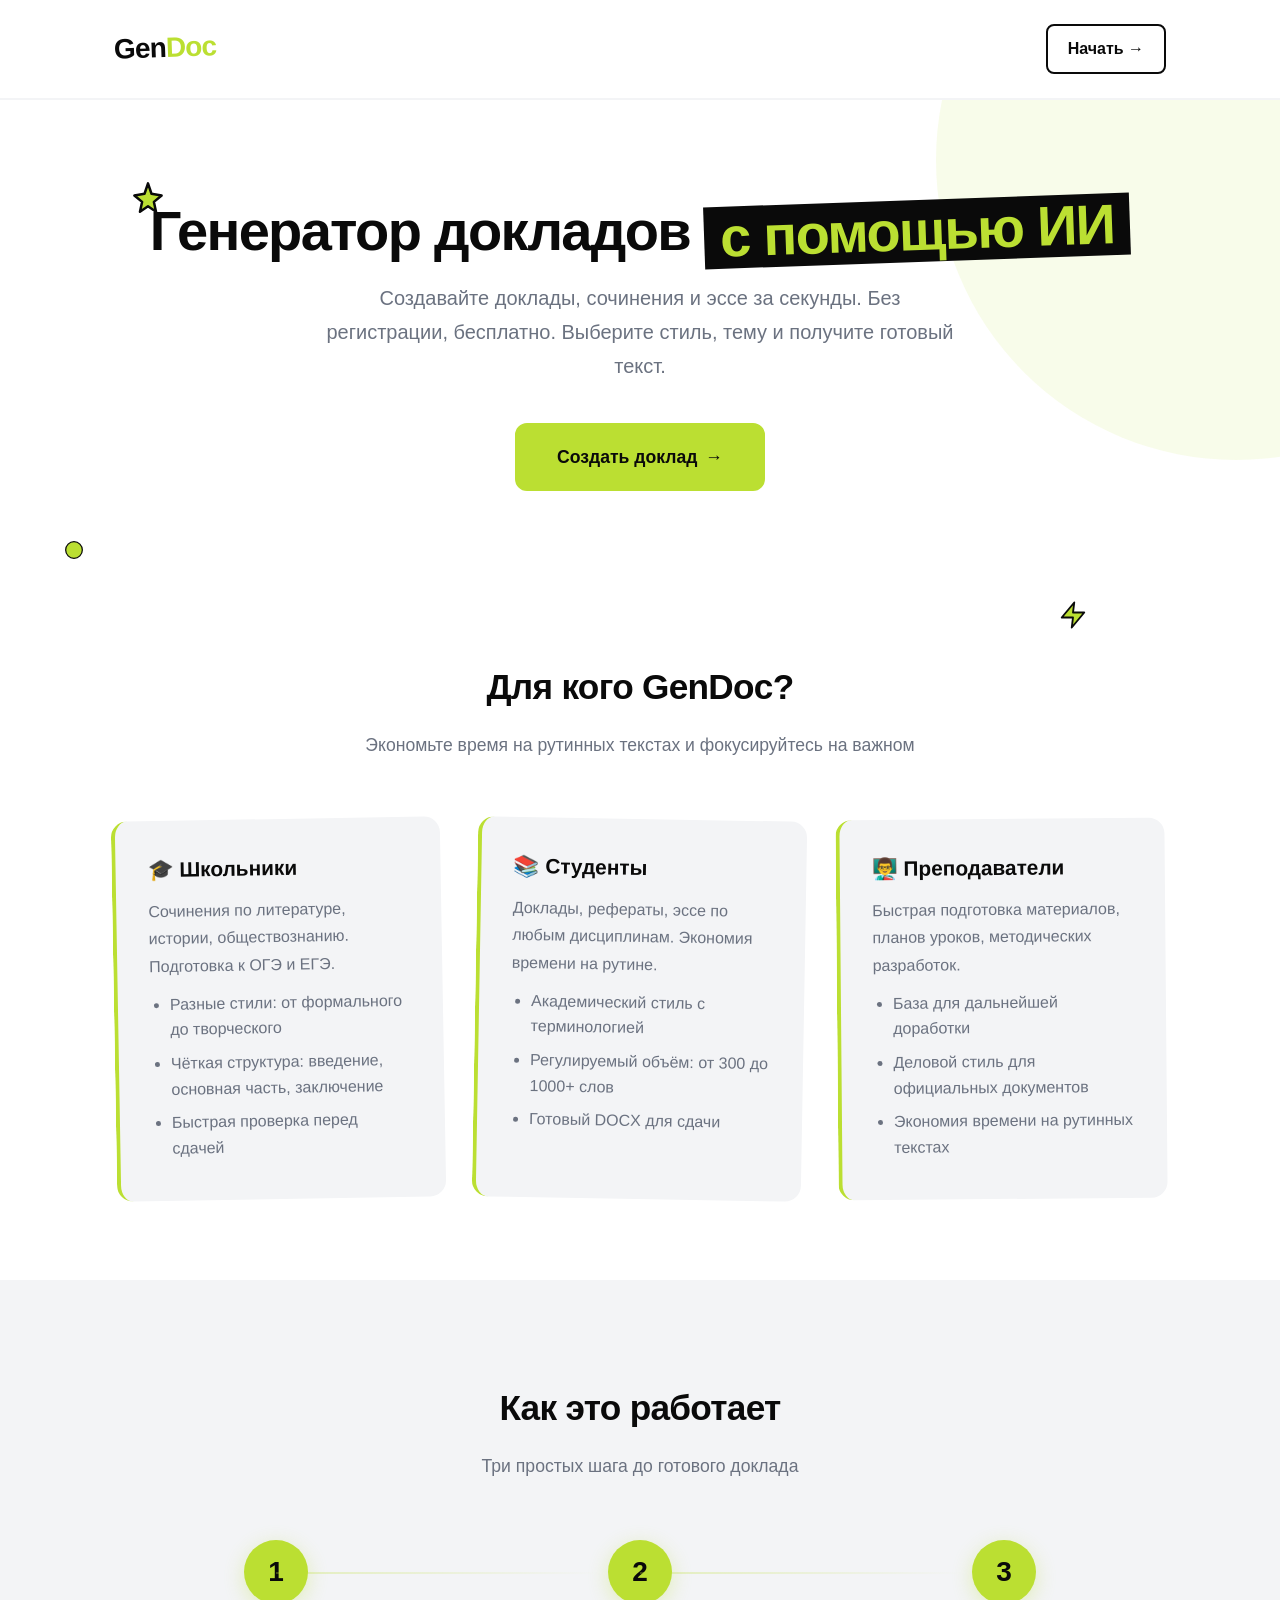
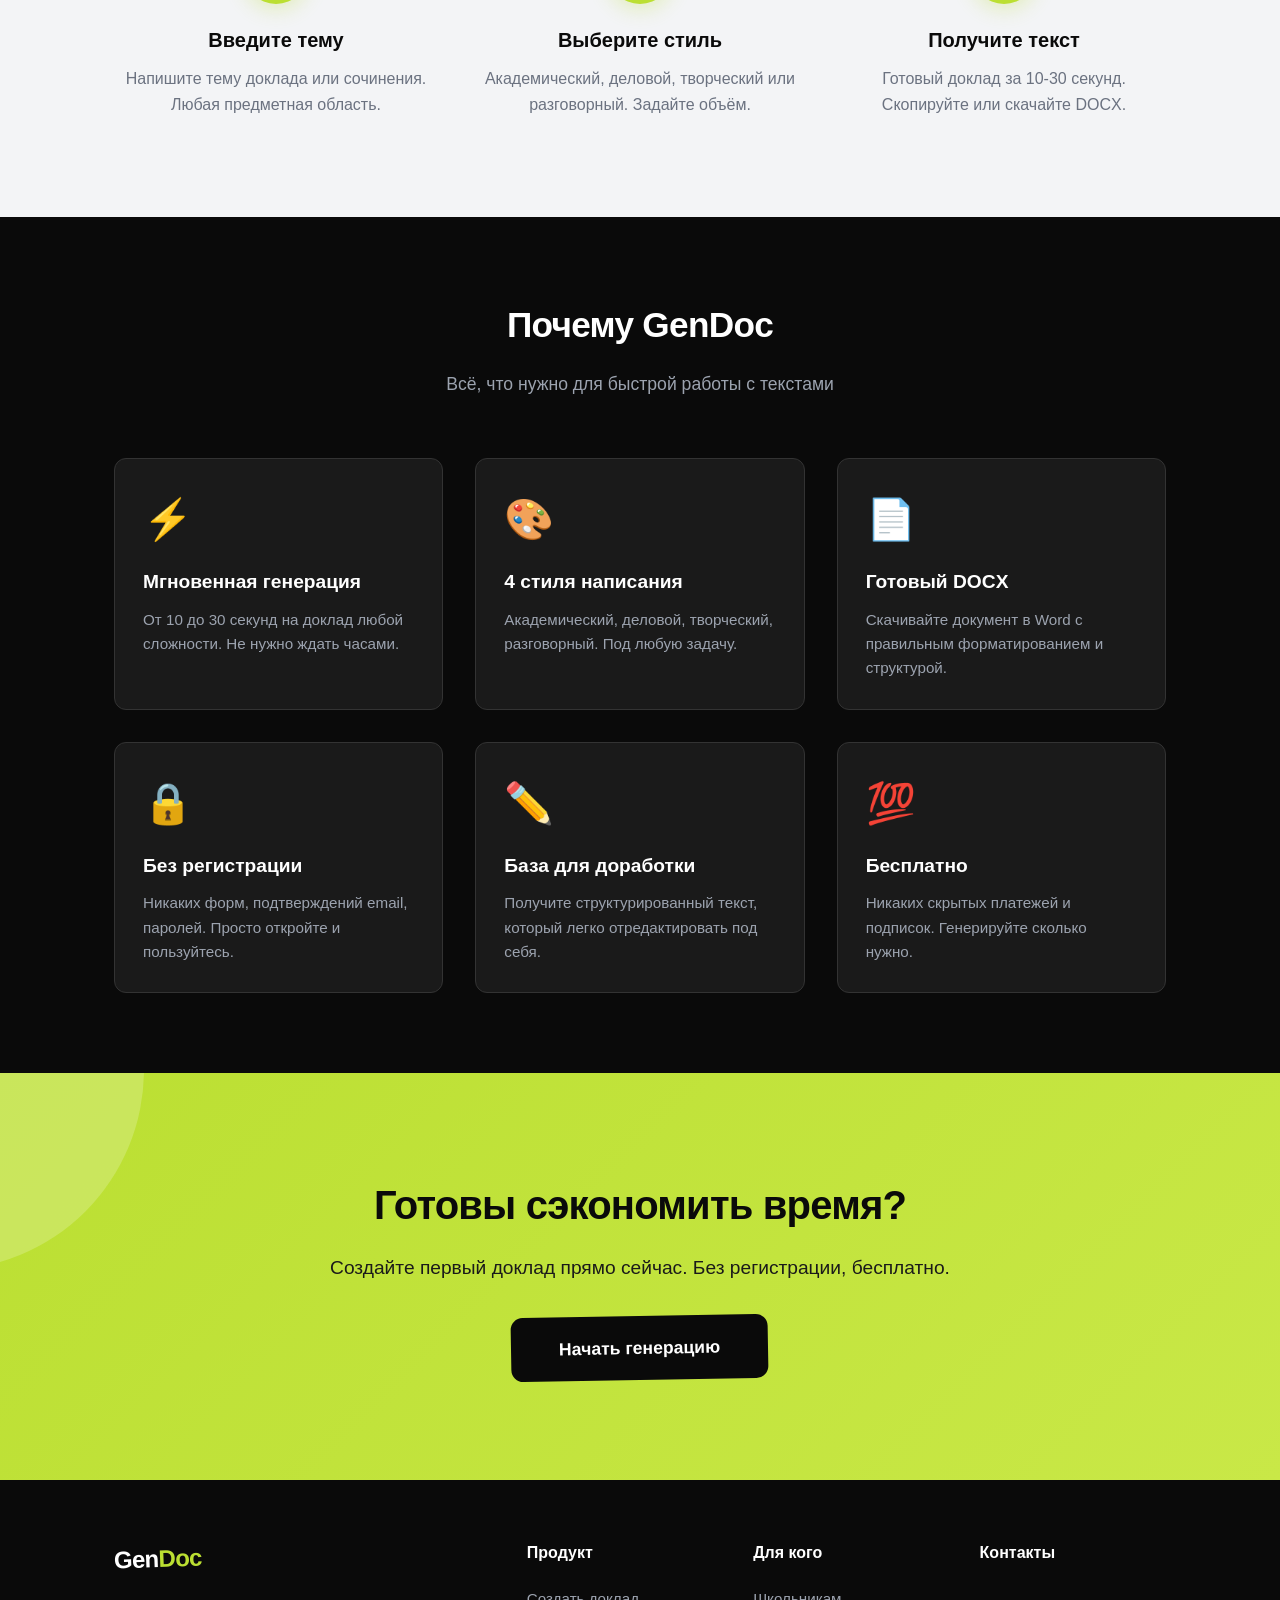
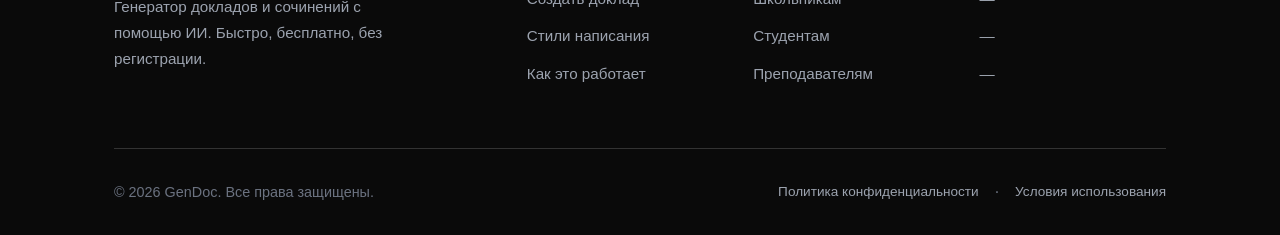
<file: index.html>
<!DOCTYPE html>
<html lang="ru">
<head>
  <meta charset="UTF-8">
  <meta name="viewport" content="width=device-width, initial-scale=1.0">
  <title>GenDoc — Генератор докладов и сочинений</title>
  <meta name="description" content="Создавайте доклады, сочинения и эссе за секунды с помощью ИИ. Без регистрации, бесплатно.">
  <style>
    :root {
      --primary: #bbdf32;
      --primary-dark: #a5c42a;
      --black: #0a0a0a;
      --dark: #1a1a1a;
      --gray: #6b7280;
      --light-gray: #f3f4f6;
      --white: #ffffff;
    }
    * { margin: 0; padding: 0; box-sizing: border-box; }
    html { scroll-behavior: smooth; }
    body {
      font-family: -apple-system, BlinkMacSystemFont, 'Segoe UI', Roboto, 'Helvetica Neue', Arial, sans-serif;
      background: var(--white);
      color: var(--black);
      line-height: 1.6;
      overflow-x: hidden;
    }
    .container { max-width: 1100px; margin: 0 auto; padding: 0 24px; }
    
    /* Animations */
    @keyframes fadeInUp {
      from { opacity: 0; transform: translateY(30px); }
      to { opacity: 1; transform: translateY(0); }
    }
    @keyframes slideInLeft {
      from { opacity: 0; transform: translateX(-50px); }
      to { opacity: 1; transform: translateX(0); }
    }
    @keyframes slideInRight {
      from { opacity: 0; transform: translateX(50px); }
      to { opacity: 1; transform: translateX(0); }
    }
    @keyframes pulse {
      0%, 100% { transform: scale(1); }
      50% { transform: scale(1.05); }
    }
    @keyframes float {
      0%, 100% { transform: translateY(0px) rotate(-2deg); }
      50% { transform: translateY(-10px) rotate(2deg); }
    }
    @keyframes spinSlow {
      from { transform: rotate(0deg); }
      to { transform: rotate(360deg); }
    }
    
    .animate-on-scroll {
      opacity: 0;
      transform: translateY(30px);
      transition: all 0.6s ease-out;
    }
    .animate-on-scroll.visible {
      opacity: 1;
      transform: translateY(0);
    }
    
    /* Header */
    header { 
      padding: 24px 0; 
      border-bottom: 2px solid var(--light-gray);
      position: sticky;
      top: 0;
      background: rgba(255,255,255,0.95);
      backdrop-filter: blur(10px);
      z-index: 100;
      animation: fadeInUp 0.6s ease-out;
    }
    .header-content {
      display: flex;
      justify-content: space-between;
      align-items: center;
    }
    .logo { 
      font-size: 1.75rem; 
      font-weight: 800; 
      color: var(--black);
      letter-spacing: -0.03em;
      transform: rotate(-2deg);
      display: inline-block;
      transition: transform 0.3s ease;
    }
    .logo:hover {
      transform: rotate(0deg) scale(1.05);
    }
    .logo span { 
      color: var(--primary);
      display: inline-block;
      animation: float 3s ease-in-out infinite;
    }
    .start-link {
      color: var(--black);
      text-decoration: none;
      font-weight: 600;
      padding: 10px 20px;
      border: 2px solid var(--black);
      border-radius: 8px;
      transition: all 0.3s ease;
      position: relative;
      overflow: hidden;
    }
    .start-link::before {
      content: '';
      position: absolute;
      top: 0;
      left: -100%;
      width: 100%;
      height: 100%;
      background: var(--primary);
      transition: left 0.3s ease;
      z-index: -1;
    }
    .start-link:hover::before {
      left: 0;
    }
    .start-link:hover {
      border-color: var(--primary);
      transform: translateY(-2px) rotate(1deg);
    }
    
    /* Hero */
    .hero {
      padding: 100px 0 80px;
      text-align: center;
      position: relative;
      overflow: hidden;
    }
    .hero::before {
      content: '';
      position: absolute;
      top: -50%;
      right: -20%;
      width: 600px;
      height: 600px;
      background: var(--primary);
      opacity: 0.1;
      border-radius: 50%;
      animation: float 6s ease-in-out infinite;
    }
    .hero h1 {
      font-size: clamp(2.2rem, 6vw, 3.5rem);
      font-weight: 800;
      line-height: 1.1;
      margin-bottom: 20px;
      letter-spacing: -0.03em;
      animation: fadeInUp 0.8s ease-out;
    }
    .hero h1 span {
      display: inline-block;
      color: var(--primary);
      background: var(--black);
      padding: 0 16px;
      transform: rotate(-2deg);
      animation: float 4s ease-in-out infinite;
    }
    .hero p {
      font-size: 1.25rem;
      color: var(--gray);
      max-width: 640px;
      margin: 0 auto 40px;
      line-height: 1.7;
      animation: fadeInUp 0.8s ease-out 0.2s both;
    }
    .btn-primary {
      display: inline-block;
      background: var(--primary);
      color: var(--black);
      padding: 18px 40px;
      border-radius: 12px;
      text-decoration: none;
      font-weight: 700;
      font-size: 1.1rem;
      transition: all 0.3s ease;
      border: 2px solid var(--primary);
      position: relative;
      overflow: hidden;
      animation: fadeInUp 0.8s ease-out 0.4s both;
    }
    .btn-primary::after {
      content: '→';
      margin-left: 8px;
      transition: transform 0.3s ease;
      display: inline-block;
    }
    .btn-primary:hover::after {
      transform: translateX(5px);
    }
    .btn-primary:hover {
      background: var(--primary-dark);
      transform: translateY(-3px) rotate(-1deg);
      box-shadow: 0 12px 30px rgba(187, 223, 50, 0.4);
    }
    
    /* SVG Decorations */
    .svg-decoration {
      position: absolute;
      pointer-events: none;
    }
    .svg-star {
      top: 20%;
      left: 10%;
      width: 40px;
      height: 40px;
      animation: spinSlow 20s linear infinite;
    }
    .svg-bolt {
      bottom: 30%;
      right: 15%;
      width: 30px;
      height: 30px;
      animation: float 3s ease-in-out infinite;
    }
    .svg-circle {
      top: 60%;
      left: 5%;
      width: 20px;
      height: 20px;
      animation: pulse 2s ease-in-out infinite;
    }
    
    /* About Section */
    .about {
      padding: 80px 0;
      background: var(--white);
    }
    .section-title {
      font-size: 2.2rem;
      font-weight: 700;
      text-align: center;
      margin-bottom: 16px;
      letter-spacing: -0.02em;
    }
    .section-subtitle {
      text-align: center;
      color: var(--gray);
      font-size: 1.1rem;
      max-width: 600px;
      margin: 0 auto 60px;
    }
    .about-grid {
      display: grid;
      grid-template-columns: repeat(auto-fit, minmax(300px, 1fr));
      gap: 32px;
    }
    .about-card {
      background: var(--light-gray);
      padding: 32px;
      border-radius: 16px;
      border-left: 4px solid var(--primary);
      transition: all 0.3s ease;
      position: relative;
    }
    .about-card:nth-child(1) { transform: rotate(-1deg); }
    .about-card:nth-child(2) { transform: rotate(1deg); }
    .about-card:nth-child(3) { transform: rotate(-0.5deg); }
    .about-card:hover {
      transform: rotate(0deg) translateY(-8px);
      box-shadow: 0 15px 40px rgba(0,0,0,0.1);
    }
    .about-card h3 {
      font-size: 1.3rem;
      margin-bottom: 12px;
      font-weight: 700;
    }
    .about-card p {
      color: var(--gray);
      line-height: 1.7;
    }
    .about-card ul {
      margin-top: 12px;
      padding-left: 20px;
      color: var(--gray);
    }
    .about-card li {
      margin-bottom: 8px;
    }
    
    /* How it works */
    .how-it-works {
      padding: 100px 0;
      background: var(--light-gray);
      position: relative;
    }
    .steps {
      display: grid;
      grid-template-columns: repeat(auto-fit, minmax(250px, 1fr));
      gap: 40px;
      margin-top: 60px;
    }
    .step {
      text-align: center;
      position: relative;
      transition: transform 0.3s ease;
    }
    .step:hover {
      transform: translateY(-10px) rotate(1deg);
    }
    .step-number {
      width: 64px;
      height: 64px;
      background: var(--primary);
      color: var(--black);
      border-radius: 50%;
      display: flex;
      align-items: center;
      justify-content: center;
      font-size: 1.75rem;
      font-weight: 800;
      margin: 0 auto 20px;
      transition: all 0.3s ease;
      box-shadow: 0 5px 20px rgba(187, 223, 50, 0.3);
    }
    .step:hover .step-number {
      transform: scale(1.1) rotate(-5deg);
      box-shadow: 0 8px 30px rgba(187, 223, 50, 0.5);
    }
    .step h3 {
      font-size: 1.25rem;
      margin-bottom: 10px;
      font-weight: 700;
    }
    .step p {
      color: var(--gray);
      line-height: 1.6;
    }
    .step-connector {
      position: absolute;
      top: 32px;
      right: -50%;
      width: 100%;
      height: 2px;
      background: linear-gradient(90deg, var(--primary), transparent);
      opacity: 0.3;
    }
    @media (max-width: 768px) {
      .step-connector { display: none; }
    }
    
    /* Features */
    .features {
      padding: 80px 0;
      background: var(--black);
      color: var(--white);
    }
    .features .section-title {
      color: var(--white);
    }
    .features .section-subtitle {
      color: #9ca3af;
    }
    .features-grid {
      display: grid;
      grid-template-columns: repeat(auto-fit, minmax(280px, 1fr));
      gap: 32px;
      margin-top: 60px;
    }
    .feature-item {
      padding: 28px;
      background: var(--dark);
      border-radius: 12px;
      border: 1px solid #333;
      transition: all 0.3s ease;
      position: relative;
      overflow: hidden;
    }
    .feature-item::before {
      content: '';
      position: absolute;
      top: 0;
      left: 0;
      width: 100%;
      height: 3px;
      background: var(--primary);
      transform: scaleX(0);
      transition: transform 0.3s ease;
    }
    .feature-item:hover::before {
      transform: scaleX(1);
    }
    .feature-item:hover {
      transform: translateY(-5px) rotate(-1deg);
      border-color: var(--primary);
    }
    .feature-icon {
      font-size: 2.5rem;
      margin-bottom: 16px;
      display: inline-block;
      transition: transform 0.3s ease;
    }
    .feature-item:hover .feature-icon {
      transform: scale(1.2) rotate(10deg);
    }
    .feature-item h3 {
      font-size: 1.2rem;
      margin-bottom: 10px;
      font-weight: 700;
    }
    .feature-item p {
      color: #9ca3af;
      line-height: 1.6;
      font-size: 0.95rem;
    }
    
    /* CTA Section */
    .cta {
      padding: 100px 0;
      text-align: center;
      background: linear-gradient(135deg, var(--primary) 0%, #c9e847 100%);
      position: relative;
      overflow: hidden;
    }
    .cta::before {
      content: '';
      position: absolute;
      top: -50%;
      left: -20%;
      width: 400px;
      height: 400px;
      background: rgba(255,255,255,0.2);
      border-radius: 50%;
      animation: float 8s ease-in-out infinite;
    }
    .cta h2 {
      font-size: 2.5rem;
      font-weight: 800;
      margin-bottom: 16px;
      letter-spacing: -0.02em;
      position: relative;
      z-index: 1;
    }
    .cta p {
      font-size: 1.2rem;
      margin-bottom: 32px;
      color: var(--dark);
      font-weight: 500;
      position: relative;
      z-index: 1;
    }
    .btn-black {
      display: inline-block;
      background: var(--black);
      color: var(--white);
      padding: 18px 48px;
      border-radius: 12px;
      text-decoration: none;
      font-weight: 700;
      font-size: 1.1rem;
      transition: all 0.3s ease;
      position: relative;
      z-index: 1;
      transform: rotate(-1deg);
    }
    .btn-black:hover {
      transform: translateY(-3px) rotate(1deg) scale(1.05);
      box-shadow: 0 12px 30px rgba(0,0,0,0.3);
    }
    
    /* Footer */
    .footer-extended {
      background: var(--black);
      color: var(--white);
      padding: 60px 0 30px;
    }
    .footer-grid {
      display: grid;
      grid-template-columns: 2fr 1fr 1fr 1fr;
      gap: 40px;
      margin-bottom: 50px;
    }
    .footer-brand .logo {
      color: var(--white);
      font-size: 1.5rem;
      margin-bottom: 16px;
      display: inline-block;
      transform: rotate(-2deg);
    }
    .footer-brand p {
      color: #9ca3af;
      font-size: 0.95rem;
      line-height: 1.7;
      max-width: 300px;
    }
    .footer-links h4 {
      color: var(--white);
      font-size: 1rem;
      font-weight: 600;
      margin-bottom: 20px;
    }
    .footer-links ul {
      list-style: none;
      padding: 0;
    }
    .footer-links li {
      margin-bottom: 12px;
    }
    .footer-links a {
      color: #9ca3af;
      text-decoration: none;
      font-size: 0.95rem;
      transition: all 0.2s ease;
      display: inline-block;
    }
    .footer-links a:hover {
      color: var(--primary);
      transform: translateX(5px);
    }
    .footer-bottom {
      border-top: 1px solid #333;
      padding-top: 30px;
      display: flex;
      justify-content: space-between;
      align-items: center;
      flex-wrap: wrap;
      gap: 20px;
    }
    .footer-bottom p {
      color: #6b7280;
      font-size: 0.9rem;
    }
    .footer-legal {
      display: flex;
      gap: 16px;
      align-items: center;
    }
    .footer-legal a {
      color: #9ca3af;
      text-decoration: none;
      font-size: 0.85rem;
      transition: color 0.2s;
    }
    .footer-legal a:hover {
      color: var(--primary);
    }
    .footer-legal span {
      color: #6b7280;
    }
    
    @media (max-width: 768px) {
      .hero { padding: 60px 0 50px; }
      .about, .how-it-works, .features, .cta { padding: 60px 0; }
      .section-title { font-size: 1.8rem; }
      .steps { gap: 32px; }
      .footer-grid {
        grid-template-columns: 1fr 1fr;
        gap: 30px;
      }
      .footer-brand {
        grid-column: 1 / -1;
      }
      .footer-bottom {
        flex-direction: column;
        text-align: center;
      }
      .svg-decoration { display: none; }
    }
    
    @media (max-width: 480px) {
      .footer-grid {
        grid-template-columns: 1fr;
      }
    }
  </style>
</head>
<body>
  <!-- SVG Decorations -->
  <svg class="svg-decoration svg-star" viewBox="0 0 24 24" fill="none" xmlns="http://www.w3.org/2000/svg">
    <path d="M12 2L14.09 8.26L20.18 9.27L15.54 13.14L16.82 19.02L12 15.77L7.18 19.02L8.46 13.14L3.82 9.27L9.91 8.26L12 2Z" fill="var(--primary)" stroke="var(--black)" stroke-width="1.5" stroke-linejoin="round"/>
  </svg>
  
  <svg class="svg-decoration svg-bolt" viewBox="0 0 24 24" fill="none" xmlns="http://www.w3.org/2000/svg">
    <path d="M13 2L3 14H12L11 22L21 10H12L13 2Z" fill="var(--primary)" stroke="var(--black)" stroke-width="1.5" stroke-linejoin="round"/>
  </svg>
  
  <svg class="svg-decoration svg-circle" viewBox="0 0 24 24" fill="none" xmlns="http://www.w3.org/2000/svg">
    <circle cx="12" cy="12" r="10" fill="var(--primary)" stroke="var(--black)" stroke-width="1.5"/>
  </svg>

  <header>
    <div class="container">
      <div class="header-content">
        <div class="logo">Gen<span>Doc</span></div>
        <a href="console/index.html" class="start-link">Начать →</a>
      </div>
    </div>
  </header>

  <section class="hero">
    <div class="container">
      <h1>Генератор докладов <span>с помощью ИИ</span></h1>
      <p>Создавайте доклады, сочинения и эссе за секунды. Без регистрации, бесплатно. Выберите стиль, тему и получите готовый текст.</p>
      <a href="console/index.html" class="btn-primary">Создать доклад</a>
    </div>
  </section>

  <section class="about">
    <div class="container">
      <h2 class="section-title animate-on-scroll">Для кого GenDoc?</h2>
      <p class="section-subtitle animate-on-scroll">Экономьте время на рутинных текстах и фокусируйтесь на важном</p>
      
      <div class="about-grid">
        <div class="about-card animate-on-scroll">
          <h3>🎓 Школьники</h3>
          <p>Сочинения по литературе, истории, обществознанию. Подготовка к ОГЭ и ЕГЭ.</p>
          <ul>
            <li>Разные стили: от формального до творческого</li>
            <li>Чёткая структура: введение, основная часть, заключение</li>
            <li>Быстрая проверка перед сдачей</li>
          </ul>
        </div>
        
        <div class="about-card animate-on-scroll">
          <h3>📚 Студенты</h3>
          <p>Доклады, рефераты, эссе по любым дисциплинам. Экономия времени на рутине.</p>
          <ul>
            <li>Академический стиль с терминологией</li>
            <li>Регулируемый объём: от 300 до 1000+ слов</li>
            <li>Готовый DOCX для сдачи</li>
          </ul>
        </div>
        
        <div class="about-card animate-on-scroll">
          <h3>👨‍🏫 Преподаватели</h3>
          <p>Быстрая подготовка материалов, планов уроков, методических разработок.</p>
          <ul>
            <li>База для дальнейшей доработки</li>
            <li>Деловой стиль для официальных документов</li>
            <li>Экономия времени на рутинных текстах</li>
          </ul>
        </div>
      </div>
    </div>
  </section>

  <section class="how-it-works">
    <div class="container">
      <h2 class="section-title animate-on-scroll">Как это работает</h2>
      <p class="section-subtitle animate-on-scroll">Три простых шага до готового доклада</p>
      
      <div class="steps">
        <div class="step animate-on-scroll">
          <div class="step-number">1</div>
          <h3>Введите тему</h3>
          <p>Напишите тему доклада или сочинения. Любая предметная область.</p>
          <div class="step-connector"></div>
        </div>
        
        <div class="step animate-on-scroll">
          <div class="step-number">2</div>
          <h3>Выберите стиль</h3>
          <p>Академический, деловой, творческий или разговорный. Задайте объём.</p>
          <div class="step-connector"></div>
        </div>
        
        <div class="step animate-on-scroll">
          <div class="step-number">3</div>
          <h3>Получите текст</h3>
          <p>Готовый доклад за 10-30 секунд. Скопируйте или скачайте DOCX.</p>
        </div>
      </div>
    </div>
  </section>

  <section class="features">
    <div class="container">
      <h2 class="section-title animate-on-scroll">Почему GenDoc</h2>
      <p class="section-subtitle animate-on-scroll">Всё, что нужно для быстрой работы с текстами</p>
      
      <div class="features-grid">
        <div class="feature-item animate-on-scroll">
          <div class="feature-icon">⚡</div>
          <h3>Мгновенная генерация</h3>
          <p>От 10 до 30 секунд на доклад любой сложности. Не нужно ждать часами.</p>
        </div>
        
        <div class="feature-item animate-on-scroll">
          <div class="feature-icon">🎨</div>
          <h3>4 стиля написания</h3>
          <p>Академический, деловой, творческий, разговорный. Под любую задачу.</p>
        </div>
        
        <div class="feature-item animate-on-scroll">
          <div class="feature-icon">📄</div>
          <h3>Готовый DOCX</h3>
          <p>Скачивайте документ в Word с правильным форматированием и структурой.</p>
        </div>
        
        <div class="feature-item animate-on-scroll">
          <div class="feature-icon">🔒</div>
          <h3>Без регистрации</h3>
          <p>Никаких форм, подтверждений email, паролей. Просто откройте и пользуйтесь.</p>
        </div>
        
        <div class="feature-item animate-on-scroll">
          <div class="feature-icon">✏️</div>
          <h3>База для доработки</h3>
          <p>Получите структурированный текст, который легко отредактировать под себя.</p>
        </div>
        
        <div class="feature-item animate-on-scroll">
          <div class="feature-icon">💯</div>
          <h3>Бесплатно</h3>
          <p>Никаких скрытых платежей и подписок. Генерируйте сколько нужно.</p>
        </div>
      </div>
    </div>
  </section>

  <section class="cta">
    <div class="container">
      <h2>Готовы сэкономить время?</h2>
      <p>Создайте первый доклад прямо сейчас. Без регистрации, бесплатно.</p>
      <a href="console/index.html" class="btn-black">Начать генерацию</a>
    </div>
  </section>

  <footer class="footer-extended">
    <div class="container">
      <div class="footer-grid">
        <div class="footer-brand">
          <div class="logo">Gen<span>Doc</span></div>
          <p>Генератор докладов и сочинений с помощью ИИ. Быстро, бесплатно, без регистрации.</p>
        </div>
        
        <div class="footer-links">
          <h4>Продукт</h4>
          <ul>
            <li><a href="console/index.html">Создать доклад</a></li>
            <li><a href="#">Стили написания</a></li>
            <li><a href="#">Как это работает</a></li>
          </ul>
        </div>
        
        <div class="footer-links">
          <h4>Для кого</h4>
          <ul>
            <li><a href="#">Школьникам</a></li>
            <li><a href="#">Студентам</a></li>
            <li><a href="#">Преподавателям</a></li>
          </ul>
        </div>
        
        <div class="footer-links">
          <h4>Контакты</h4>
          <ul>
            <li><a href="#">—</a></li>
            <li><a href="#">—</a></li>
            <li><a href="#">—</a></li>
          </ul>
        </div>
      </div>
      
      <div class="footer-bottom">
        <p>© 2026 GenDoc. Все права защищены.</p>
        <div class="footer-legal">
          <a href="#">Политика конфиденциальности</a>
          <span>·</span>
          <a href="#">Условия использования</a>
        </div>
      </div>
    </div>
  </footer>

  <script>
    // Scroll animations
    const observerOptions = {
      threshold: 0.1,
      rootMargin: '0px 0px -50px 0px'
    };

    const observer = new IntersectionObserver((entries) => {
      entries.forEach(entry => {
        if (entry.isIntersecting) {
          entry.target.classList.add('visible');
        }
      });
    }, observerOptions);

    document.querySelectorAll('.animate-on-scroll').forEach(el => {
      observer.observe(el);
    });
  </script>
</body>
</html>
</file>
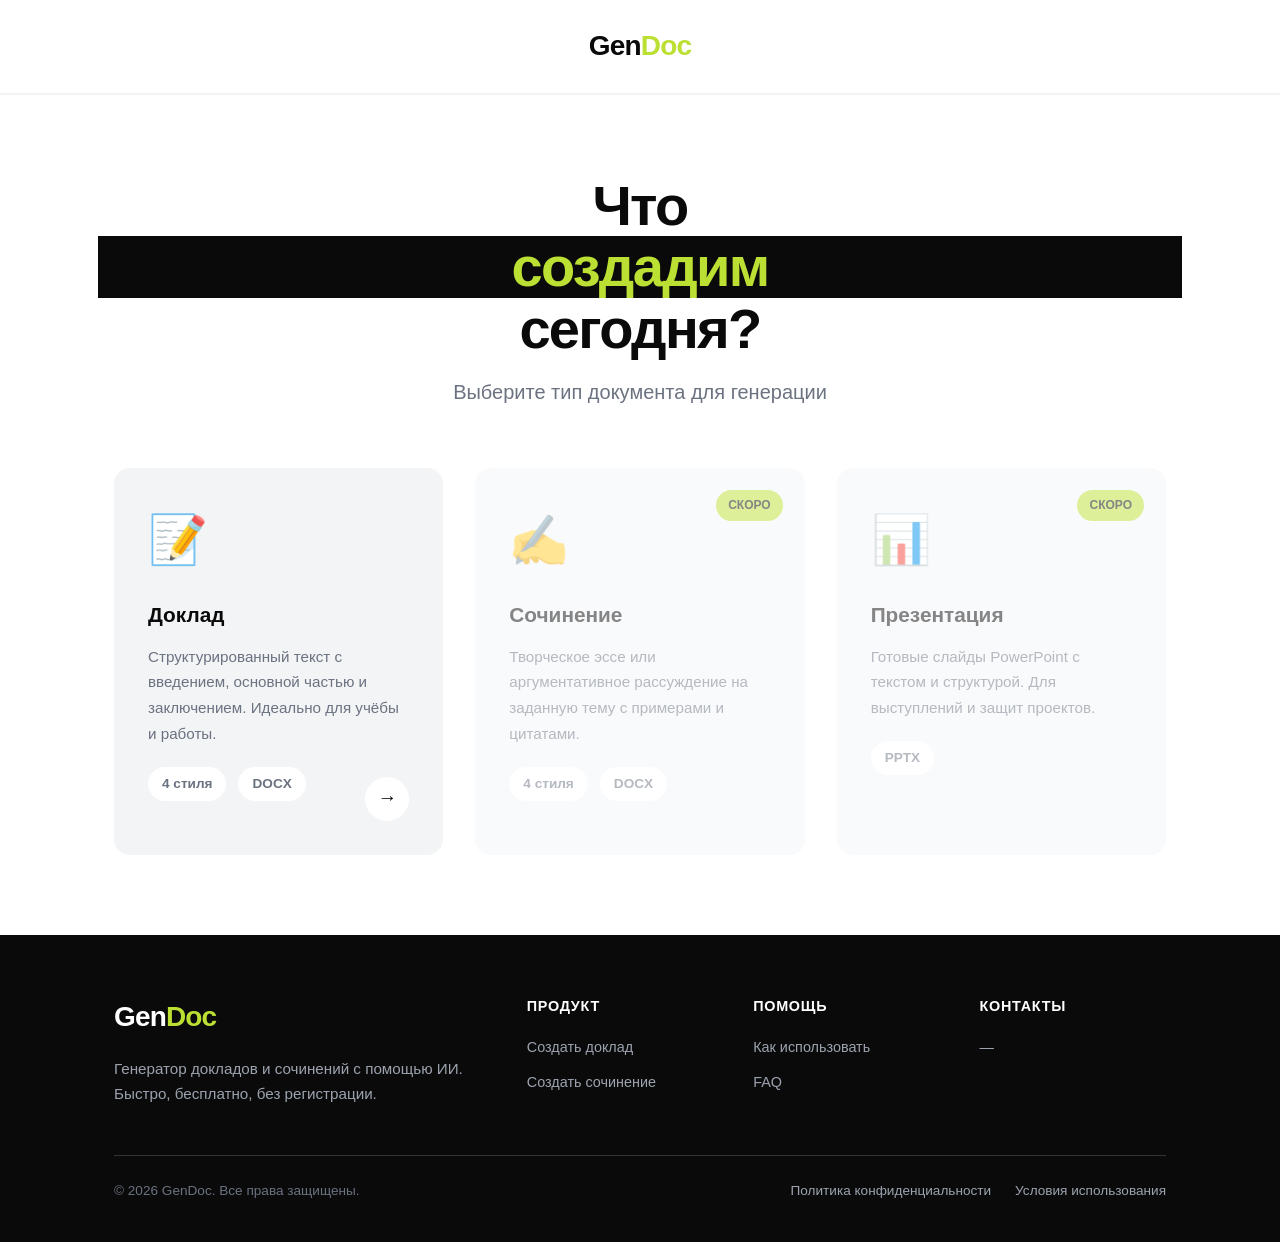
<file: console/index.html>
<!DOCTYPE html>
<html lang="ru">
<head>
  <meta charset="UTF-8">
  <meta name="viewport" content="width=device-width, initial-scale=1.0">
  <title>Консоль — GenDoc</title>
  <style>
    :root {
      --primary: #bbdf32;
      --primary-dark: #a5c42a;
      --black: #0a0a0a;
      --dark: #1a1a1a;
      --gray: #6b7280;
      --gray-light: #9ca3af;
      --light-gray: #f3f4f6;
      --white: #ffffff;
    }
    
    * { margin: 0; padding: 0; box-sizing: border-box; }
    
    body {
      font-family: -apple-system, BlinkMacSystemFont, 'Segoe UI', Roboto, 'Helvetica Neue', Arial, sans-serif;
      background: var(--white);
      color: var(--black);
      line-height: 1.6;
      min-height: 100vh;
      display: flex;
      flex-direction: column;
    }
    
    @keyframes fadeInUp {
      from { opacity: 0; transform: translateY(20px); }
      to { opacity: 1; transform: translateY(0); }
    }
    
    /* Header — как на лендинге */
    .header {
      background: var(--white);
      padding: 24px 0;
      border-bottom: 2px solid var(--light-gray);
    }
    
    .header-content {
      max-width: 1100px;
      margin: 0 auto;
      padding: 0 24px;
      display: flex;
      justify-content: center;
      align-items: center;
    }
    
    .logo {
      font-size: 1.75rem;
      font-weight: 800;
      color: var(--black);
      text-decoration: none;
      letter-spacing: -0.03em;
    }
    
    .logo span {
      color: var(--primary);
    }
    
    /* Main */
    .main {
      flex: 1;
      max-width: 1100px;
      margin: 0 auto;
      padding: 80px 24px;
      width: 100%;
    }
    
    .page-header {
      text-align: center;
      margin-bottom: 60px;
      animation: fadeInUp 0.5s ease;
    }
    
    .page-title {
      font-size: clamp(2.2rem, 6vw, 3.5rem);
      font-weight: 800;
      margin-bottom: 16px;
      letter-spacing: -0.03em;
      line-height: 1.1;
    }
    
    .page-title span {
      display: block;
      color: var(--primary);
      background: var(--black);
      padding: 0 16px;
      margin: 0 -16px;
    }
    
    .page-subtitle {
      color: var(--gray);
      font-size: 1.25rem;
    }
    
    /* Services Grid — стиль лендинга */
    .services {
      display: grid;
      grid-template-columns: repeat(auto-fit, minmax(300px, 1fr));
      gap: 32px;
      animation: fadeInUp 0.5s ease 0.1s both;
    }
    
    .service-card {
      background: var(--light-gray);
      border-radius: 16px;
      padding: 32px;
      text-decoration: none;
      color: inherit;
      display: block;
      transition: all 0.3s ease;
      border: 2px solid transparent;
      position: relative;
    }
    
    .service-card:hover {
      transform: translateY(-5px);
      box-shadow: 0 10px 30px rgba(0,0,0,0.1);
      border-color: var(--primary);
    }
    
    .service-card.disabled {
      opacity: 0.5;
      cursor: not-allowed;
      pointer-events: none;
    }
    
    .service-card.disabled:hover {
      transform: none;
      border-color: transparent;
      box-shadow: none;
    }
    
    .service-icon {
      font-size: 3rem;
      margin-bottom: 20px;
      display: block;
    }
    
    .service-name {
      font-size: 1.3rem;
      font-weight: 700;
      margin-bottom: 12px;
    }
    
    .service-desc {
      color: var(--gray);
      line-height: 1.7;
      margin-bottom: 20px;
      font-size: 0.95rem;
    }
    
    .service-meta {
      display: flex;
      gap: 12px;
      flex-wrap: wrap;
      margin-bottom: 20px;
    }
    
    .service-tag {
      padding: 6px 14px;
      background: var(--white);
      border-radius: 20px;
      font-size: 0.85rem;
      font-weight: 600;
      color: var(--gray);
    }
    
    .service-arrow {
      position: absolute;
      bottom: 32px;
      right: 32px;
      width: 44px;
      height: 44px;
      background: var(--white);
      border-radius: 50%;
      display: flex;
      align-items: center;
      justify-content: center;
      font-size: 1.2rem;
      transition: all 0.2s;
    }
    
    .service-card:hover .service-arrow {
      background: var(--primary);
      transform: translateX(5px);
    }
    
    .coming-soon-badge {
      position: absolute;
      top: 20px;
      right: 20px;
      background: var(--primary);
      color: var(--black);
      padding: 6px 12px;
      border-radius: 20px;
      font-size: 0.75rem;
      font-weight: 700;
      text-transform: uppercase;
    }
    
    /* Footer — как на лендинге */
    .footer {
      background: var(--black);
      color: var(--white);
      padding: 60px 0 40px;
      margin-top: auto;
    }
    
    .footer-content {
      max-width: 1100px;
      margin: 0 auto;
      padding: 0 24px;
    }
    
    .footer-grid {
      display: grid;
      grid-template-columns: 2fr 1fr 1fr 1fr;
      gap: 40px;
      margin-bottom: 48px;
    }
    
    @media (max-width: 768px) {
      .footer-grid {
        grid-template-columns: 1fr 1fr;
      }
      .main {
        padding: 60px 24px;
      }
    }
    
    @media (max-width: 480px) {
      .footer-grid {
        grid-template-columns: 1fr;
      }
      .services {
        grid-template-columns: 1fr;
      }
    }
    
    .footer-brand .logo {
      color: var(--white);
      margin-bottom: 16px;
      display: inline-block;
    }
    
    .footer-brand p {
      color: var(--gray-light);
      font-size: 0.95rem;
      line-height: 1.7;
    }
    
    .footer-links h4 {
      font-size: 0.9rem;
      font-weight: 700;
      margin-bottom: 16px;
      color: var(--white);
      text-transform: uppercase;
      letter-spacing: 0.05em;
    }
    
    .footer-links ul {
      list-style: none;
    }
    
    .footer-links li {
      margin-bottom: 10px;
    }
    
    .footer-links a {
      color: var(--gray-light);
      text-decoration: none;
      font-size: 0.9rem;
      transition: color 0.2s;
    }
    
    .footer-links a:hover {
      color: var(--primary);
    }
    
    .footer-bottom {
      border-top: 1px solid #333;
      padding-top: 24px;
      display: flex;
      justify-content: space-between;
      align-items: center;
      flex-wrap: wrap;
      gap: 16px;
    }
    
    .footer-bottom p {
      color: var(--gray);
      font-size: 0.85rem;
    }
    
    .footer-legal {
      display: flex;
      gap: 24px;
    }
    
    .footer-legal a {
      color: var(--gray-light);
      text-decoration: none;
      font-size: 0.85rem;
    }
    
    .footer-legal a:hover {
      color: var(--primary);
    }
  </style>
</head>
<body>
  <header class="header">
    <div class="header-content">
      <a href="../index.html" class="logo">Gen<span>Doc</span></a>
    </div>
  </header>

  <main class="main">
    <div class="page-header">
      <h1 class="page-title">Что <span>создадим</span> сегодня?</h1>
      <p class="page-subtitle">Выберите тип документа для генерации</p>
    </div>
    
    <div class="services">
      <a href="/gendoc/console/doclad/" class="service-card">
        <span class="service-icon">📝</span>
        <div class="service-name">Доклад</div>
        <div class="service-desc">Структурированный текст с введением, основной частью и заключением. Идеально для учёбы и работы.</div>
        <div class="service-meta">
          <span class="service-tag">4 стиля</span>
          <span class="service-tag">DOCX</span>
        </div>
        <div class="service-arrow">→</div>
      </a>
      
      <div class="service-card disabled">
        <span class="coming-soon-badge">Скоро</span>
        <span class="service-icon">✍️</span>
        <div class="service-name">Сочинение</div>
        <div class="service-desc">Творческое эссе или аргументативное рассуждение на заданную тему с примерами и цитатами.</div>
        <div class="service-meta">
          <span class="service-tag">4 стиля</span>
          <span class="service-tag">DOCX</span>
        </div>
      </div>
      
      <div class="service-card disabled">
        <span class="coming-soon-badge">Скоро</span>
        <span class="service-icon">📊</span>
        <div class="service-name">Презентация</div>
        <div class="service-desc">Готовые слайды PowerPoint с текстом и структурой. Для выступлений и защит проектов.</div>
        <div class="service-meta">
          <span class="service-tag">PPTX</span>
        </div>
      </div>
    </div>
  </main>
  
  <footer class="footer">
    <div class="footer-content">
      <div class="footer-grid">
        <div class="footer-brand">
          <a href="../index.html" class="logo">Gen<span>Doc</span></a>
          <p>Генератор докладов и сочинений с помощью ИИ. Быстро, бесплатно, без регистрации.</p>
        </div>
        
        <div class="footer-links">
          <h4>Продукт</h4>
          <ul>
            <li><a href="report.html">Создать доклад</a></li>
            <li><a href="#">Создать сочинение</a></li>
          </ul>
        </div>
        
        <div class="footer-links">
          <h4>Помощь</h4>
          <ul>
            <li><a href="#">Как использовать</a></li>
            <li><a href="#">FAQ</a></li>
          </ul>
        </div>
        
        <div class="footer-links">
          <h4>Контакты</h4>
          <ul>
            <li><a href="#">—</a></li>
          </ul>
        </div>
      </div>
      
      <div class="footer-bottom">
        <p>© 2026 GenDoc. Все права защищены.</p>
        <div class="footer-legal">
          <a href="#">Политика конфиденциальности</a>
          <a href="#">Условия использования</a>
        </div>
      </div>
    </div>
  </footer>
</body>
</html>
</file>
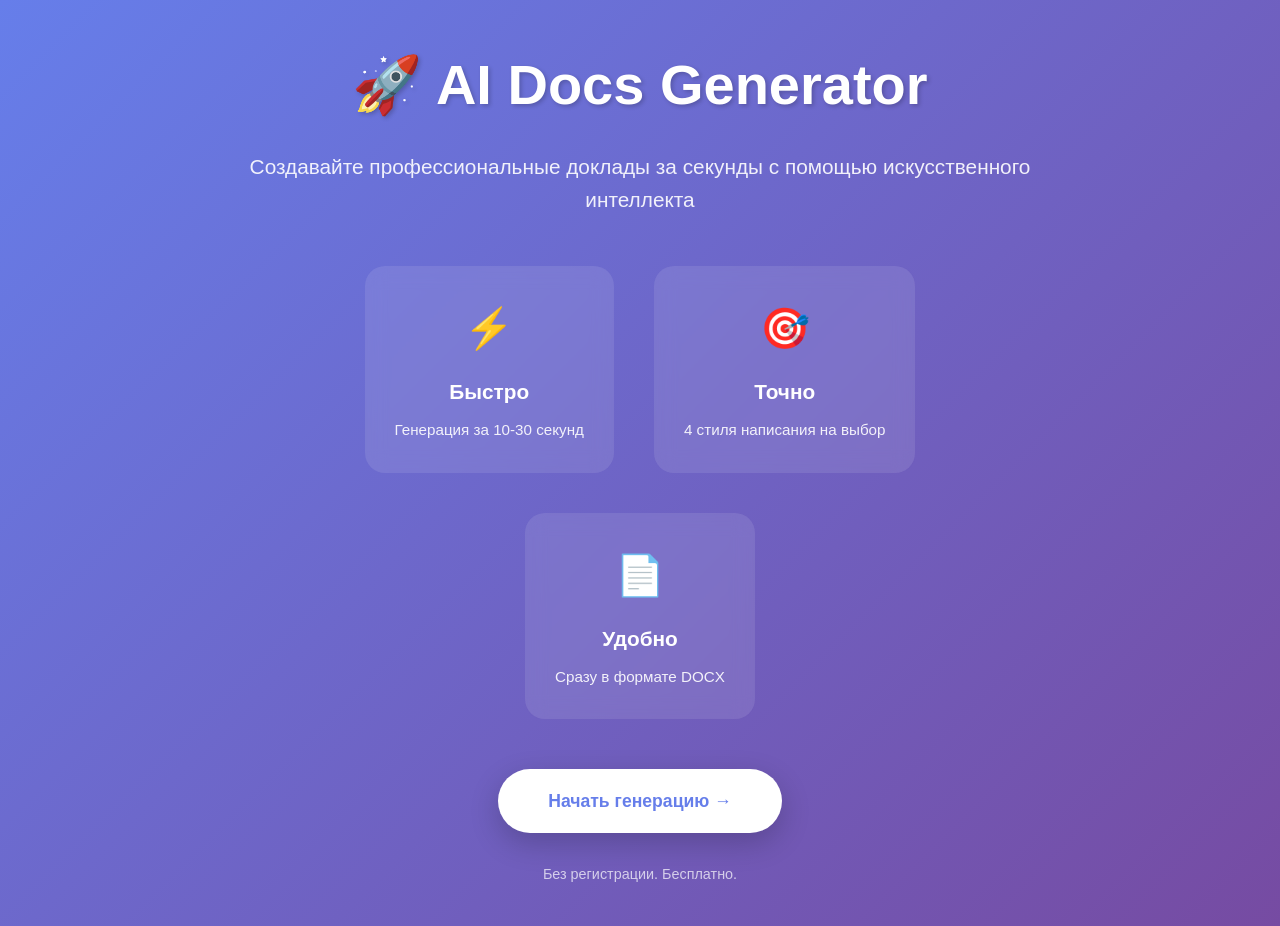
<file: frontend/index.html>
<!-- frontend/index.html -->
<!DOCTYPE html>
<html lang="ru">
<head>
    <meta charset="UTF-8">
    <meta name="viewport" content="width=device-width, initial-scale=1.0">
    <title>AI Docs Generator</title>
    <link rel="stylesheet" href="css/style.css">
</head>
<body>
    <div class="landing">
        <div class="container">
            <h1>🚀 AI Docs Generator</h1>
            <p class="subtitle">Создавайте профессиональные доклады за секунды с помощью искусственного интеллекта</p>
            
            <div class="features">
                <div class="feature">
                    <span class="icon">⚡</span>
                    <h3>Быстро</h3>
                    <p>Генерация за 10-30 секунд</p>
                </div>
                <div class="feature">
                    <span class="icon">🎯</span>
                    <h3>Точно</h3>
                    <p>4 стиля написания на выбор</p>
                </div>
                <div class="feature">
                    <span class="icon">📄</span>
                    <h3>Удобно</h3>
                    <p>Сразу в формате DOCX</p>
                </div>
            </div>
            
            <a href="console.html" class="btn-primary">Начать генерацию →</a>
            
            <p class="note">Без регистрации. Бесплатно.</p>
        </div>
    </div>
</body>
</html>
</file>
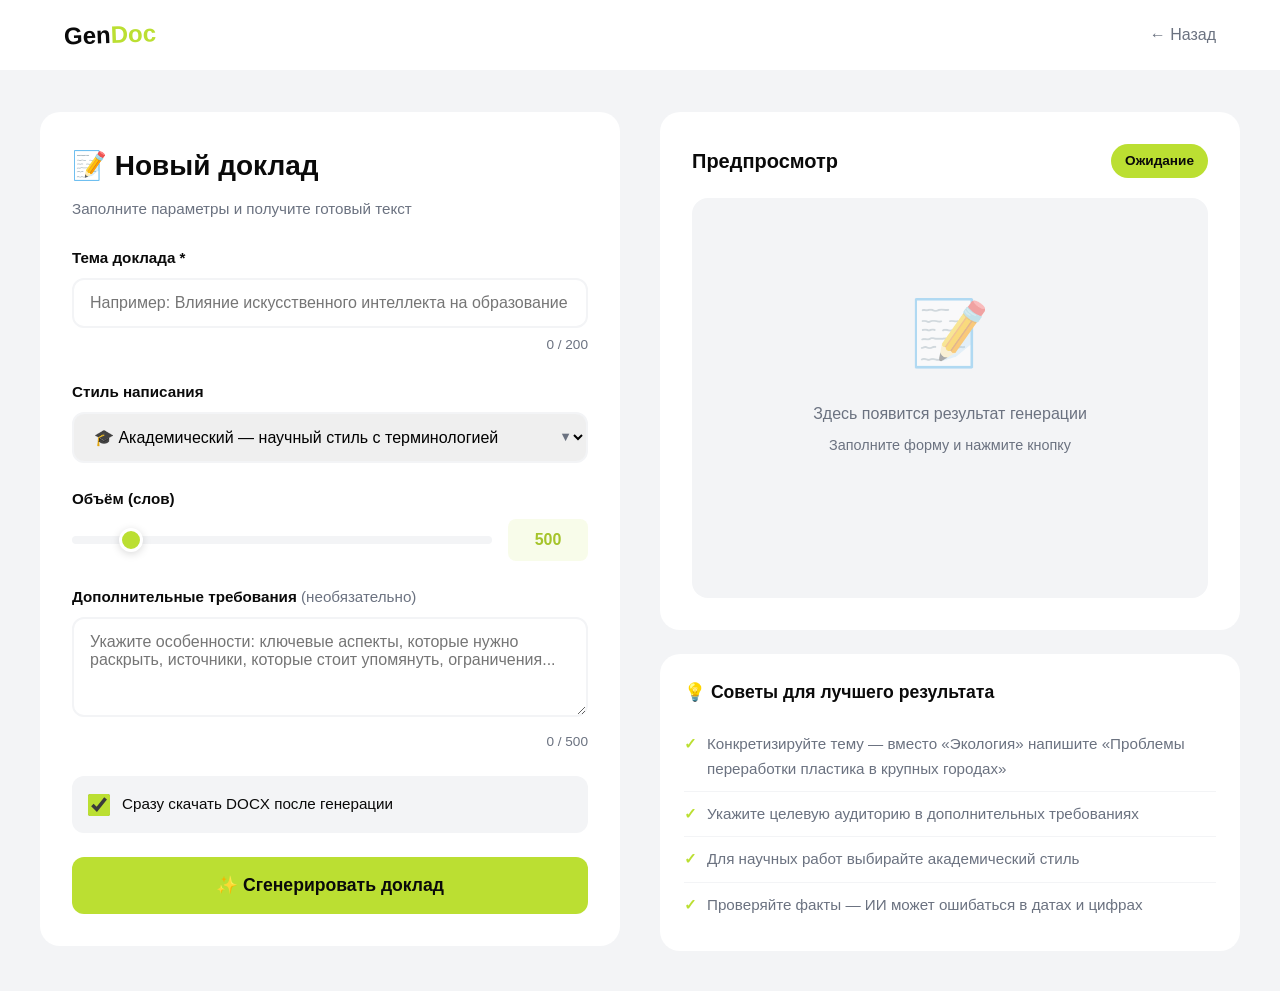
<file: console/doclad/index.html>
<!DOCTYPE html>
<html lang="ru">
<head>
  <meta charset="UTF-8">
  <meta name="viewport" content="width=device-width, initial-scale=1.0">
  <title>Генерация доклада — GenDoc</title>
  <style>
    :root {
      --primary: #bbdf32;
      --primary-dark: #a5c42a;
      --primary-light: #d4f062;
      --black: #0a0a0a;
      --dark: #1a1a1a;
      --gray: #6b7280;
      --light-gray: #f3f4f6;
      --white: #ffffff;
      --red: #ef4444;
    }
    * { margin: 0; padding: 0; box-sizing: border-box; }
    body {
      font-family: -apple-system, BlinkMacSystemFont, 'Segoe UI', Roboto, 'Helvetica Neue', Arial, sans-serif;
      background: var(--light-gray);
      color: var(--black);
      line-height: 1.6;
      min-height: 100vh;
    }
    .container { max-width: 1200px; margin: 0 auto; padding: 0 24px; }

    /* Header */
    header {
      background: var(--white);
      border-bottom: 2px solid var(--light-gray);
      padding: 16px 0;
      position: sticky;
      top: 0;
      z-index: 100;
    }
    .header-content {
      display: flex;
      justify-content: space-between;
      align-items: center;
    }
    .logo {
      font-size: 1.5rem;
      font-weight: 800;
      color: var(--black);
      text-decoration: none;
      transform: rotate(-2deg);
      display: inline-block;
    }
    .logo span { color: var(--primary); }
    .back-link {
      color: var(--gray);
      text-decoration: none;
      font-weight: 500;
      display: flex;
      align-items: center;
      gap: 8px;
      transition: color 0.2s;
    }
    .back-link:hover { color: var(--black); }

    /* Main Layout */
    .main {
      padding: 40px 0;
      display: grid;
      grid-template-columns: 1fr 1fr;
      gap: 40px;
    }
    @media (max-width: 900px) {
      .main { grid-template-columns: 1fr; }
    }

    /* Form Section */
    .form-section {
      background: var(--white);
      border-radius: 20px;
      padding: 32px;
      height: fit-content;
    }
    .form-header {
      margin-bottom: 24px;
    }
    .form-header h1 {
      font-size: 1.75rem;
      font-weight: 700;
      margin-bottom: 8px;
    }
    .form-header p {
      color: var(--gray);
      font-size: 0.95rem;
    }

    .form-group {
      margin-bottom: 24px;
    }
    .form-group label {
      display: block;
      font-weight: 600;
      margin-bottom: 8px;
      font-size: 0.95rem;
    }
    .form-group input[type="text"],
    .form-group select,
    .form-group textarea {
      width: 100%;
      padding: 14px 16px;
      border: 2px solid var(--light-gray);
      border-radius: 12px;
      font-size: 1rem;
      transition: all 0.2s;
      font-family: inherit;
    }
    .form-group input:focus,
    .form-group select:focus,
    .form-group textarea:focus {
      outline: none;
      border-color: var(--primary);
      box-shadow: 0 0 0 3px rgba(187, 223, 50, 0.2);
    }
    .form-group textarea {
      resize: vertical;
      min-height: 100px;
    }

    .char-counter {
      text-align: right;
      font-size: 0.85rem;
      color: var(--gray);
      margin-top: 6px;
    }
    .char-counter.warning { color: var(--red); }

    .select-wrapper {
      position: relative;
    }
    .select-wrapper::after {
      content: '▼';
      position: absolute;
      right: 16px;
      top: 50%;
      transform: translateY(-50%);
      pointer-events: none;
      font-size: 0.8rem;
      color: var(--gray);
    }

    .range-slider {
      display: flex;
      align-items: center;
      gap: 16px;
    }
    .range-slider input[type="range"] {
      flex: 1;
      -webkit-appearance: none;
      height: 8px;
      border-radius: 4px;
      background: var(--light-gray);
      outline: none;
    }
    .range-slider input[type="range"]::-webkit-slider-thumb {
      -webkit-appearance: none;
      width: 24px;
      height: 24px;
      border-radius: 50%;
      background: var(--primary);
      cursor: pointer;
      border: 3px solid var(--white);
      box-shadow: 0 2px 8px rgba(0,0,0,0.15);
      transition: transform 0.2s;
    }
    .range-slider input[type="range"]::-webkit-slider-thumb:hover {
      transform: scale(1.1);
    }
    .range-value {
      min-width: 80px;
      text-align: center;
      font-weight: 700;
      color: var(--primary-dark);
      background: rgba(187, 223, 50, 0.1);
      padding: 8px 16px;
      border-radius: 8px;
    }

    .checkbox-group {
      display: flex;
      align-items: center;
      gap: 12px;
      padding: 16px;
      background: var(--light-gray);
      border-radius: 12px;
      cursor: pointer;
      transition: all 0.2s;
    }
    .checkbox-group:hover {
      background: rgba(187, 223, 50, 0.1);
    }
    .checkbox-group input[type="checkbox"] {
      width: 22px;
      height: 22px;
      accent-color: var(--primary);
      cursor: pointer;
    }
    .checkbox-group label {
      margin: 0;
      cursor: pointer;
      font-weight: 500;
    }

    .btn-generate {
      width: 100%;
      padding: 18px;
      background: var(--primary);
      color: var(--black);
      border: none;
      border-radius: 12px;
      font-size: 1.1rem;
      font-weight: 700;
      cursor: pointer;
      transition: all 0.3s;
      display: flex;
      align-items: center;
      justify-content: center;
      gap: 10px;
    }
    .btn-generate:hover:not(:disabled) {
      background: var(--primary-dark);
      transform: translateY(-2px);
      box-shadow: 0 8px 20px rgba(187, 223, 50, 0.4);
    }
    .btn-generate:disabled {
      opacity: 0.6;
      cursor: not-allowed;
    }
    .btn-generate.loading::after {
      content: '';
      width: 20px;
      height: 20px;
      border: 2px solid var(--black);
      border-top-color: transparent;
      border-radius: 50%;
      animation: spin 0.8s linear infinite;
    }

    @keyframes spin {
      to { transform: rotate(360deg); }
    }

    /* Preview Section */
    .preview-section {
      display: flex;
      flex-direction: column;
      gap: 24px;
    }

    .preview-card {
      background: var(--white);
      border-radius: 20px;
      padding: 32px;
      flex: 1;
    }
    .preview-header {
      display: flex;
      justify-content: space-between;
      align-items: center;
      margin-bottom: 20px;
    }
    .preview-header h2 {
      font-size: 1.25rem;
      font-weight: 700;
    }
    .preview-badge {
      background: var(--primary);
      color: var(--black);
      padding: 6px 14px;
      border-radius: 20px;
      font-size: 0.85rem;
      font-weight: 600;
    }

    .preview-content {
      background: var(--light-gray);
      border-radius: 16px;
      padding: 24px;
      min-height: 400px;
    }
    .preview-placeholder {
      color: var(--gray);
      text-align: center;
      padding: 60px 20px;
    }
    .preview-placeholder-icon {
      font-size: 4rem;
      margin-bottom: 16px;
      opacity: 0.5;
    }
    .preview-text {
      line-height: 1.8;
      white-space: pre-wrap;
    }
    .preview-text h3 {
      font-size: 1.1rem;
      margin: 20px 0 12px;
      color: var(--black);
    }
    .preview-text p {
      margin-bottom: 12px;
      color: var(--dark);
    }

    .preview-actions {
      display: flex;
      gap: 12px;
      margin-top: 20px;
    }
    .btn-secondary {
      flex: 1;
      padding: 14px;
      background: var(--light-gray);
      color: var(--black);
      border: none;
      border-radius: 10px;
      font-weight: 600;
      cursor: pointer;
      transition: all 0.2s;
      display: flex;
      align-items: center;
      justify-content: center;
      gap: 8px;
    }
    .btn-secondary:hover {
      background: #e5e7eb;
    }
    .btn-secondary:disabled {
      opacity: 0.5;
      cursor: not-allowed;
    }
    .btn-primary-action {
      flex: 2;
      padding: 14px;
      background: var(--black);
      color: var(--white);
      border: none;
      border-radius: 10px;
      font-weight: 600;
      cursor: pointer;
      transition: all 0.2s;
      display: flex;
      align-items: center;
      justify-content: center;
      gap: 8px;
    }
    .btn-primary-action:hover:not(:disabled) {
      background: var(--dark);
      transform: translateY(-2px);
    }

    /* Tips Card */
    .tips-card {
      background: var(--white);
      border-radius: 20px;
      padding: 24px;
    }
    .tips-card h3 {
      font-size: 1.1rem;
      font-weight: 700;
      margin-bottom: 16px;
      display: flex;
      align-items: center;
      gap: 10px;
    }
    .tips-list {
      list-style: none;
    }
    .tips-list li {
      padding: 10px 0;
      border-bottom: 1px solid var(--light-gray);
      color: var(--gray);
      font-size: 0.95rem;
      display: flex;
      align-items: flex-start;
      gap: 10px;
    }
    .tips-list li:last-child { border-bottom: none; }
    .tips-list li::before {
      content: '✓';
      color: var(--primary);
      font-weight: 700;
      flex-shrink: 0;
    }

    /* Error/Success Messages */
    .message {
      padding: 16px;
      border-radius: 12px;
      margin-bottom: 20px;
      font-size: 0.95rem;
      display: none;
    }
    .message.error {
      display: block;
      background: #fee2e2;
      color: #991b1b;
      border: 1px solid #fecaca;
    }
    .message.success {
      display: block;
      background: #dcfce7;
      color: #166534;
      border: 1px solid #bbf7d0;
    }

    /* Loading overlay */
    .loading-overlay {
      position: fixed;
      top: 0;
      left: 0;
      right: 0;
      bottom: 0;
      background: rgba(255,255,255,0.9);
      display: none;
      align-items: center;
      justify-content: center;
      flex-direction: column;
      gap: 20px;
      z-index: 1000;
    }
    .loading-overlay.active { display: flex; }
    .spinner-large {
      width: 60px;
      height: 60px;
      border: 4px solid var(--light-gray);
      border-top-color: var(--primary);
      border-radius: 50%;
      animation: spin 1s linear infinite;
    }
    .loading-text {
      font-size: 1.2rem;
      font-weight: 600;
      color: var(--black);
    }
    .loading-subtext {
      color: var(--gray);
      font-size: 0.9rem;
    }
  </style>
</head>
<body>
  <!-- Loading Overlay -->
  <div class="loading-overlay" id="loadingOverlay">
    <div class="spinner-large"></div>
    <div class="loading-text">ИИ пишет доклад...</div>
    <div class="loading-subtext">Обычно занимает 10-30 секунд</div>
  </div>

  <header>
    <div class="container">
      <div class="header-content">
        <a href="../index.html" class="logo">Gen<span>Doc</span></a>
        <a href="../index.html" class="back-link">← Назад</a>
      </div>
    </div>
  </header>

  <main class="main container">
    <!-- Form Section -->
    <section class="form-section">
      <div class="form-header">
        <h1>📝 Новый доклад</h1>
        <p>Заполните параметры и получите готовый текст</p>
      </div>

      <div class="message" id="message"></div>

      <form id="docladForm">
        <div class="form-group">
          <label for="topic">Тема доклада *</label>
          <input 
            type="text" 
            id="topic" 
            placeholder="Например: Влияние искусственного интеллекта на образование"
            required
            maxlength="200"
          >
          <div class="char-counter" id="topicCounter">0 / 200</div>
        </div>

        <div class="form-group">
          <label for="style">Стиль написания</label>
          <div class="select-wrapper">
            <select id="style">
              <option value="academic">🎓 Академический — научный стиль с терминологией</option>
              <option value="business">💼 Деловой — конкретика, профессиональная лексика</option>
              <option value="creative">🎨 Творческий — яркие образы, эмоциональность</option>
              <option value="casual">💬 Разговорный — простой язык без сложных терминов</option>
            </select>
          </div>
        </div>

        <div class="form-group">
          <label for="wordCount">Объём (слов)</label>
          <div class="range-slider">
            <input 
              type="range" 
              id="wordCount" 
              min="300" 
              max="2000" 
              step="100" 
              value="500"
            >
            <div class="range-value" id="wordCountValue">500</div>
          </div>
        </div>

        <div class="form-group">
          <label for="additional">Дополнительные требования <span style="color: var(--gray); font-weight: 400;">(необязательно)</span></label>
          <textarea 
            id="additional" 
            placeholder="Укажите особенности: ключевые аспекты, которые нужно раскрыть, источники, которые стоит упомянуть, ограничения..."
            maxlength="500"
          ></textarea>
          <div class="char-counter" id="additionalCounter">0 / 500</div>
        </div>

        <div class="form-group">
          <div class="checkbox-group">
            <input type="checkbox" id="needDocx" checked>
            <label for="needDocx">Сразу скачать DOCX после генерации</label>
          </div>
        </div>

        <button type="submit" class="btn-generate" id="generateBtn">
          ✨ Сгенерировать доклад
        </button>
      </form>
    </section>

    <!-- Preview Section -->
    <section class="preview-section">
      <div class="preview-card">
        <div class="preview-header">
          <h2>Предпросмотр</h2>
          <span class="preview-badge" id="statusBadge">Ожидание</span>
        </div>
        <div class="preview-content" id="previewContent">
          <div class="preview-placeholder">
            <div class="preview-placeholder-icon">📝</div>
            <p>Здесь появится результат генерации</p>
            <p style="font-size: 0.9rem; margin-top: 8px;">Заполните форму и нажмите кнопку</p>
          </div>
        </div>
        <div class="preview-actions" id="previewActions" style="display: none;">
          <button class="btn-secondary" id="copyBtn" onclick="copyText()">
            📋 Копировать
          </button>
          <button class="btn-primary-action" id="downloadBtn" onclick="downloadDocx()">
            ⬇️ Скачать DOCX
          </button>
        </div>
      </div>

      <div class="tips-card">
        <h3>💡 Советы для лучшего результата</h3>
        <ul class="tips-list">
          <li>Конкретизируйте тему — вместо «Экология» напишите «Проблемы переработки пластика в крупных городах»</li>
          <li>Укажите целевую аудиторию в дополнительных требованиях</li>
          <li>Для научных работ выбирайте академический стиль</li>
          <li>Проверяйте факты — ИИ может ошибаться в датах и цифрах</li>
        </ul>
      </div>
    </section>
  </main>

  <script>
    const API_URL = 'https://gendoc-api.onrender.com/api';
    
    // Elements
    const form = document.getElementById('docladForm');
    const topicInput = document.getElementById('topic');
    const topicCounter = document.getElementById('topicCounter');
    const additionalInput = document.getElementById('additional');
    const additionalCounter = document.getElementById('additionalCounter');
    const wordCountSlider = document.getElementById('wordCount');
    const wordCountValue = document.getElementById('wordCountValue');
    const generateBtn = document.getElementById('generateBtn');
    const previewContent = document.getElementById('previewContent');
    const previewActions = document.getElementById('previewActions');
    const statusBadge = document.getElementById('statusBadge');
    const message = document.getElementById('message');
    const loadingOverlay = document.getElementById('loadingOverlay');

    let generatedText = '';
    let generatedRequest = null;

    // Character counters
    topicInput.addEventListener('input', () => {
      const len = topicInput.value.length;
      topicCounter.textContent = `${len} / 200`;
      topicCounter.classList.toggle('warning', len > 180);
    });

    additionalInput.addEventListener('input', () => {
      const len = additionalInput.value.length;
      additionalCounter.textContent = `${len} / 500`;
      additionalCounter.classList.toggle('warning', len > 450);
    });

    // Word count slider
    wordCountSlider.addEventListener('input', () => {
      wordCountValue.textContent = wordCountSlider.value;
    });

    // Form submit
    form.addEventListener('submit', async (e) => {
      e.preventDefault();
      
      const request = {
        topic: topicInput.value.trim(),
        style: document.getElementById('style').value,
        word_count: parseInt(wordCountSlider.value),
        additional: additionalInput.value.trim()
      };

      generatedRequest = request;

      // Show loading
      generateBtn.disabled = true;
      generateBtn.classList.add('loading');
      generateBtn.textContent = 'Генерация...';
      loadingOverlay.classList.add('active');
      message.className = 'message';
      message.style.display = 'none';

      try {
        const response = await fetch(`${API_URL}/generate/text`, {
          method: 'POST',
          headers: { 'Content-Type': 'application/json' },
          body: JSON.stringify(request)
        });

        if (!response.ok) {
          const err = await response.json();
          throw new Error(err.detail || 'Ошибка сервера');
        }

        const data = await response.json();
        generatedText = data.content;

        // Update preview
        previewContent.innerHTML = `<div class="preview-text">${escapeHtml(generatedText)}</div>`;
        statusBadge.textContent = `✓ ${data.word_count} слов`;
        previewActions.style.display = 'flex';

        // Auto-download if checked
        if (document.getElementById('needDocx').checked) {
          await downloadDocx();
        }

      } catch (err) {
        showError(err.message);
        statusBadge.textContent = 'Ошибка';
      } finally {
        generateBtn.disabled = false;
        generateBtn.classList.remove('loading');
        generateBtn.textContent = '✨ Сгенерировать доклад';
        loadingOverlay.classList.remove('active');
      }
    });

    function escapeHtml(text) {
      return text
        .replace(/&/g, '&amp;')
        .replace(/</g, '&lt;')
        .replace(/>/g, '&gt;')
        .replace(/"/g, '&quot;')
        .replace(/\n/g, '<br>');
    }

    function showError(text) {
      message.textContent = text;
      message.className = 'message error';
    }

    async function copyText() {
      if (!generatedText) return;
      
      try {
        await navigator.clipboard.writeText(generatedText);
        const btn = document.getElementById('copyBtn');
        const original = btn.textContent;
        btn.textContent = '✓ Скопировано!';
        setTimeout(() => btn.textContent = original, 2000);
      } catch (err) {
        showError('Не удалось скопировать текст');
      }
    }

    async function downloadDocx() {
      if (!generatedRequest) return;
      
      const btn = document.getElementById('downloadBtn');
      btn.disabled = true;
      const original = btn.textContent;
      btn.textContent = '⏳ Создание DOCX...';

      try {
        const response = await fetch(`${API_URL}/generate/docx`, {
          method: 'POST',
          headers: { 'Content-Type': 'application/json' },
          body: JSON.stringify(generatedRequest)
        });

        if (!response.ok) throw new Error('Ошибка создания файла');

        const blob = await response.blob();
        const url = window.URL.createObjectURL(blob);
        const a = document.createElement('a');
        a.href = url;
        
        const safeTopic = generatedRequest.topic.slice(0, 30).replace(/\s+/g, '_');
        a.download = `doclad_${safeTopic}.docx`;
        
        document.body.appendChild(a);
        a.click();
        window.URL.revokeObjectURL(url);
        a.remove();

        btn.textContent = '✓ Скачано!';
        setTimeout(() => {
          btn.textContent = original;
          btn.disabled = false;
        }, 2000);

      } catch (err) {
        showError('Ошибка скачивания: ' + err.message);
        btn.textContent = original;
        btn.disabled = false;
      }
    }
  </script>
</body>
</html>
</file>
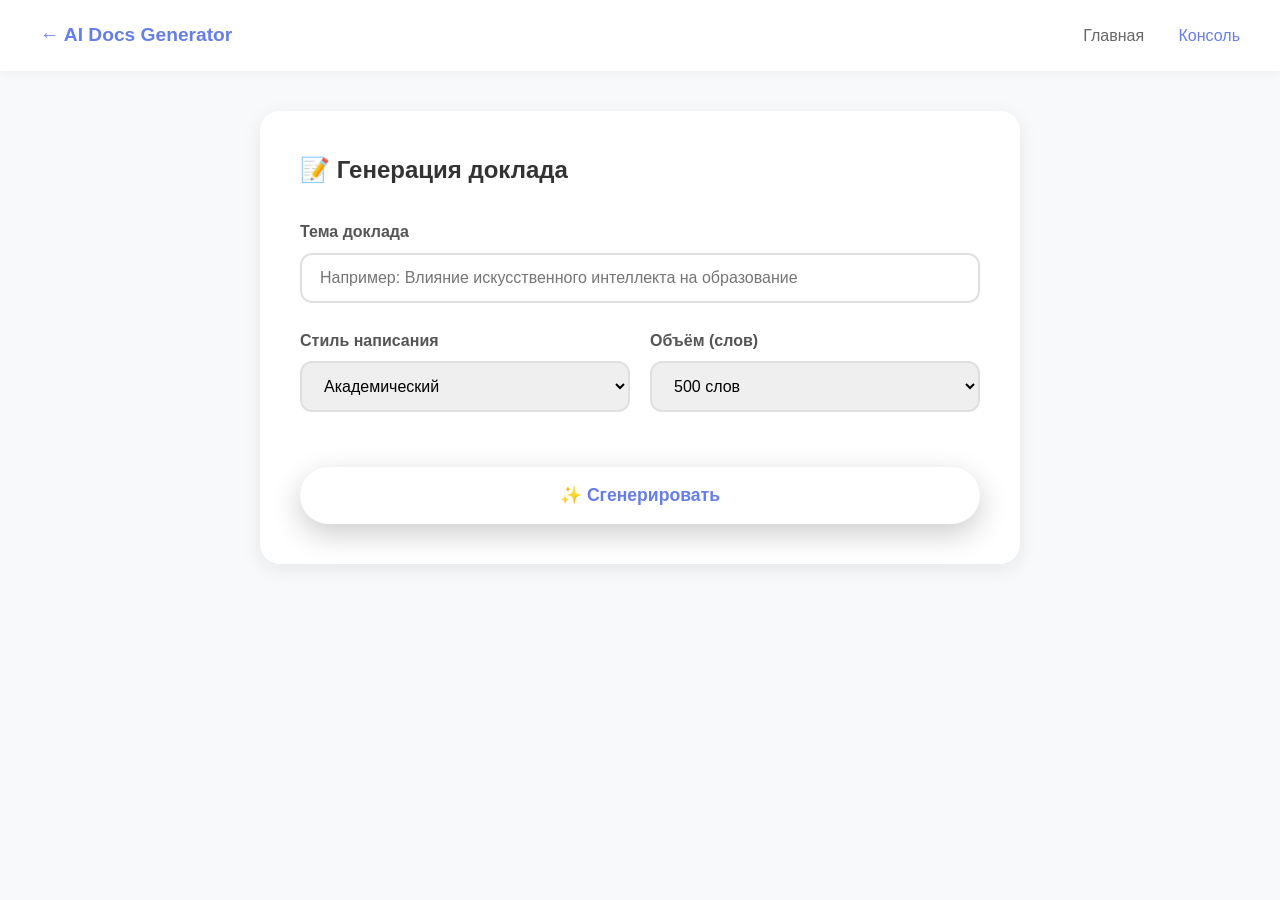
<file: frontend/console.html>
<!-- frontend/console.html -->
<!DOCTYPE html>
<html lang="ru">
<head>
    <meta charset="UTF-8">
    <meta name="viewport" content="width=device-width, initial-scale=1.0">
    <title>Консоль — AI Docs Generator</title>
    <link rel="stylesheet" href="css/style.css">
</head>
<body>
    <div class="console-page">
        <header class="console-header">
            <a href="index.html" class="logo">← AI Docs Generator</a>
            <nav>
                <a href="index.html">Главная</a>
                <a href="console.html" class="active">Консоль</a>
            </nav>
        </header>
        
        <main class="console-main">
            <div class="form-container">
                <h2>📝 Генерация доклада</h2>
                
                <form id="reportForm">
                    <div class="form-group">
                        <label for="topic">Тема доклада</label>
                        <input 
                            type="text" 
                            id="topic" 
                            placeholder="Например: Влияние искусственного интеллекта на образование" 
                            required
                        >
                    </div>
                    
                    <div class="form-row">
                        <div class="form-group">
                            <label for="style">Стиль написания</label>
                            <select id="style">
                                <option value="academic">Академический</option>
                                <option value="business">Деловой</option>
                                <option value="creative">Творческий</option>
                                <option value="casual">Разговорный</option>
                            </select>
                        </div>
                        
                        <div class="form-group">
                            <label for="wordCount">Объём (слов)</label>
                            <select id="wordCount">
                                <option value="300">300 слов</option>
                                <option value="500" selected>500 слов</option>
                                <option value="800">800 слов</option>
                                <option value="1000">1000 слов</option>
                            </select>
                        </div>
                    </div>
                    
                    <div class="actions">
                        <button type="submit" class="btn-primary" id="generateBtn">
                            ✨ Сгенерировать
                        </button>
                    </div>
                </form>
                
                <div class="loading" id="loading">
                    <div class="spinner"></div>
                    <p>ИИ пишет доклад... ⏳</p>
                    <span class="subtext">Обычно занимает 10-30 секунд</span>
                </div>
                
                <div class="result" id="result">
                    <div class="result-header">
                        <h3>✅ Готовый доклад</h3>
                        <span class="word-count" id="wordCountDisplay"></span>
                    </div>
                    
                    <div class="result-content" id="resultContent"></div>
                    
                    <div class="result-actions">
                        <button class="btn-secondary" onclick="copyText()">📋 Копировать текст</button>
                        <button class="btn-success" onclick="downloadDocx()">⬇️ Скачать DOCX</button>
                    </div>
                </div>
                
                <div class="error" id="error">
                    <p>❌ Произошла ошибка при генерации</p>
                    <span id="errorText"></span>
                    <button onclick="resetForm()" class="btn-secondary">Попробовать снова</button>
                </div>
            </div>
        </main>
    </div>
    
    <div class="toast" id="toast"></div>
    
    <script src="js/app.js"></script>
</body>
</html>
</file>
<file: frontend/css/style.css>
/* frontend/css/style.css */
* {
    margin: 0;
    padding: 0;
    box-sizing: border-box;
}

body {
    font-family: -apple-system, BlinkMacSystemFont, 'Segoe UI', Roboto, 'Helvetica Neue', Arial, sans-serif;
    line-height: 1.6;
    color: #333;
}

/* Landing Page */
.landing {
    min-height: 100vh;
    background: linear-gradient(135deg, #667eea 0%, #764ba2 100%);
    display: flex;
    align-items: center;
    justify-content: center;
    text-align: center;
    padding: 40px 20px;
}

.landing .container {
    max-width: 800px;
}

.landing h1 {
    font-size: 3.5rem;
    color: white;
    margin-bottom: 20px;
    text-shadow: 2px 2px 4px rgba(0,0,0,0.2);
}

.subtitle {
    font-size: 1.3rem;
    color: rgba(255,255,255,0.9);
    margin-bottom: 50px;
}

.features {
    display: flex;
    justify-content: center;
    gap: 40px;
    margin-bottom: 50px;
    flex-wrap: wrap;
}

.feature {
    background: rgba(255,255,255,0.1);
    backdrop-filter: blur(10px);
    padding: 30px;
    border-radius: 20px;
    color: white;
    min-width: 200px;
}

.feature .icon {
    font-size: 2.5rem;
    display: block;
    margin-bottom: 15px;
}

.feature h3 {
    font-size: 1.3rem;
    margin-bottom: 10px;
}

.feature p {
    font-size: 0.95rem;
    opacity: 0.9;
}

.btn-primary {
    display: inline-block;
    background: white;
    color: #667eea;
    padding: 18px 50px;
    border-radius: 50px;
    text-decoration: none;
    font-weight: bold;
    font-size: 1.1rem;
    border: none;
    cursor: pointer;
    transition: all 0.3s;
    box-shadow: 0 10px 30px rgba(0,0,0,0.2);
}

.btn-primary:hover {
    transform: translateY(-3px);
    box-shadow: 0 15px 40px rgba(0,0,0,0.3);
}

.note {
    margin-top: 30px;
    color: rgba(255,255,255,0.7);
    font-size: 0.9rem;
}

/* Console Page */
.console-page {
    min-height: 100vh;
    background: #f8f9fa;
}

.console-header {
    background: white;
    padding: 20px 40px;
    display: flex;
    justify-content: space-between;
    align-items: center;
    box-shadow: 0 2px 10px rgba(0,0,0,0.05);
}

.logo {
    color: #667eea;
    text-decoration: none;
    font-weight: bold;
    font-size: 1.2rem;
}

.console-header nav a {
    color: #666;
    text-decoration: none;
    margin-left: 30px;
    font-weight: 500;
}

.console-header nav a.active {
    color: #667eea;
}

.console-main {
    max-width: 800px;
    margin: 40px auto;
    padding: 0 20px;
}

.form-container {
    background: white;
    border-radius: 20px;
    padding: 40px;
    box-shadow: 0 5px 20px rgba(0,0,0,0.08);
}

.form-container h2 {
    margin-bottom: 30px;
    color: #333;
}

.form-group {
    margin-bottom: 25px;
}

.form-group label {
    display: block;
    margin-bottom: 8px;
    font-weight: 600;
    color: #555;
}

.form-group input,
.form-group select {
    width: 100%;
    padding: 14px 18px;
    border: 2px solid #e0e0e0;
    border-radius: 12px;
    font-size: 1rem;
    transition: border-color 0.2s;
}

.form-group input:focus,
.form-group select:focus {
    outline: none;
    border-color: #667eea;
}

.form-row {
    display: grid;
    grid-template-columns: 1fr 1fr;
    gap: 20px;
}

.actions {
    margin-top: 30px;
}

.actions .btn-primary {
    width: 100%;
    text-align: center;
}

/* Loading */
.loading {
    display: none;
    text-align: center;
    padding: 60px 20px;
}

.spinner {
    width: 60px;
    height: 60px;
    border: 4px solid #f3f3f3;
    border-top: 4px solid #667eea;
    border-radius: 50%;
    animation: spin 1s linear infinite;
    margin: 0 auto 25px;
}

@keyframes spin {
    0% { transform: rotate(0deg); }
    100% { transform: rotate(360deg); }
}

.loading p {
    font-size: 1.2rem;
    color: #333;
    margin-bottom: 10px;
}

.subtext {
    color: #999;
    font-size: 0.9rem;
}

/* Result */
.result {
    display: none;
    margin-top: 30px;
    animation: fadeIn 0.3s;
}

@keyframes fadeIn {
    from { opacity: 0; transform: translateY(10px); }
    to { opacity: 1; transform: translateY(0); }
}

.result-header {
    display: flex;
    justify-content: space-between;
    align-items: center;
    margin-bottom: 20px;
    padding-bottom: 15px;
    border-bottom: 2px solid #f0f0f0;
}

.result-header h3 {
    color: #333;
}

.word-count {
    background: #667eea;
    color: white;
    padding: 5px 15px;
    border-radius: 20px;
    font-size: 0.85rem;
}

.result-content {
    background: #f8f9fa;
    border-radius: 15px;
    padding: 30px;
    max-height: 500px;
    overflow-y: auto;
    white-space: pre-wrap;
    line-height: 1.8;
    font-size: 1rem;
}

.result-actions {
    display: flex;
    gap: 15px;
    margin-top: 25px;
}

.btn-secondary {
    background: #f0f0f0;
    color: #333;
    padding: 14px 28px;
    border-radius: 25px;
    border: none;
    font-weight: 600;
    cursor: pointer;
    transition: all 0.2s;
}

.btn-secondary:hover {
    background: #e0e0e0;
}

.btn-success {
    background: #28a745;
    color: white;
    padding: 14px 28px;
    border-radius: 25px;
    border: none;
    font-weight: 600;
    cursor: pointer;
    transition: all 0.2s;
}

.btn-success:hover {
    background: #218838;
}

/* Error */
.error {
    display: none;
    text-align: center;
    padding: 40px;
    background: #fee;
    border-radius: 15px;
    margin-top: 20px;
}

.error p {
    color: #c33;
    font-size: 1.1rem;
    margin-bottom: 10px;
}

#errorText {
    display: block;
    color: #666;
    margin-bottom: 20px;
    font-size: 0.9rem;
}

/* Toast */
.toast {
    position: fixed;
    bottom: 30px;
    right: 30px;
    background: #333;
    color: white;
    padding: 15px 25px;
    border-radius: 10px;
    display: none;
    animation: slideIn 0.3s;
    z-index: 1000;
}

@keyframes slideIn {
    from { transform: translateX(400px); }
    to { transform: translateX(0); }
}

/* Responsive */
@media (max-width: 600px) {
    .landing h1 {
        font-size: 2.5rem;
    }
    
    .features {
        flex-direction: column;
        align-items: center;
    }
    
    .form-row {
        grid-template-columns: 1fr;
    }
    
    .console-header {
        padding: 15px 20px;
        flex-direction: column;
        gap: 15px;
    }
    
    .console-header nav a {
        margin: 0 15px;
    }
}
</file>
